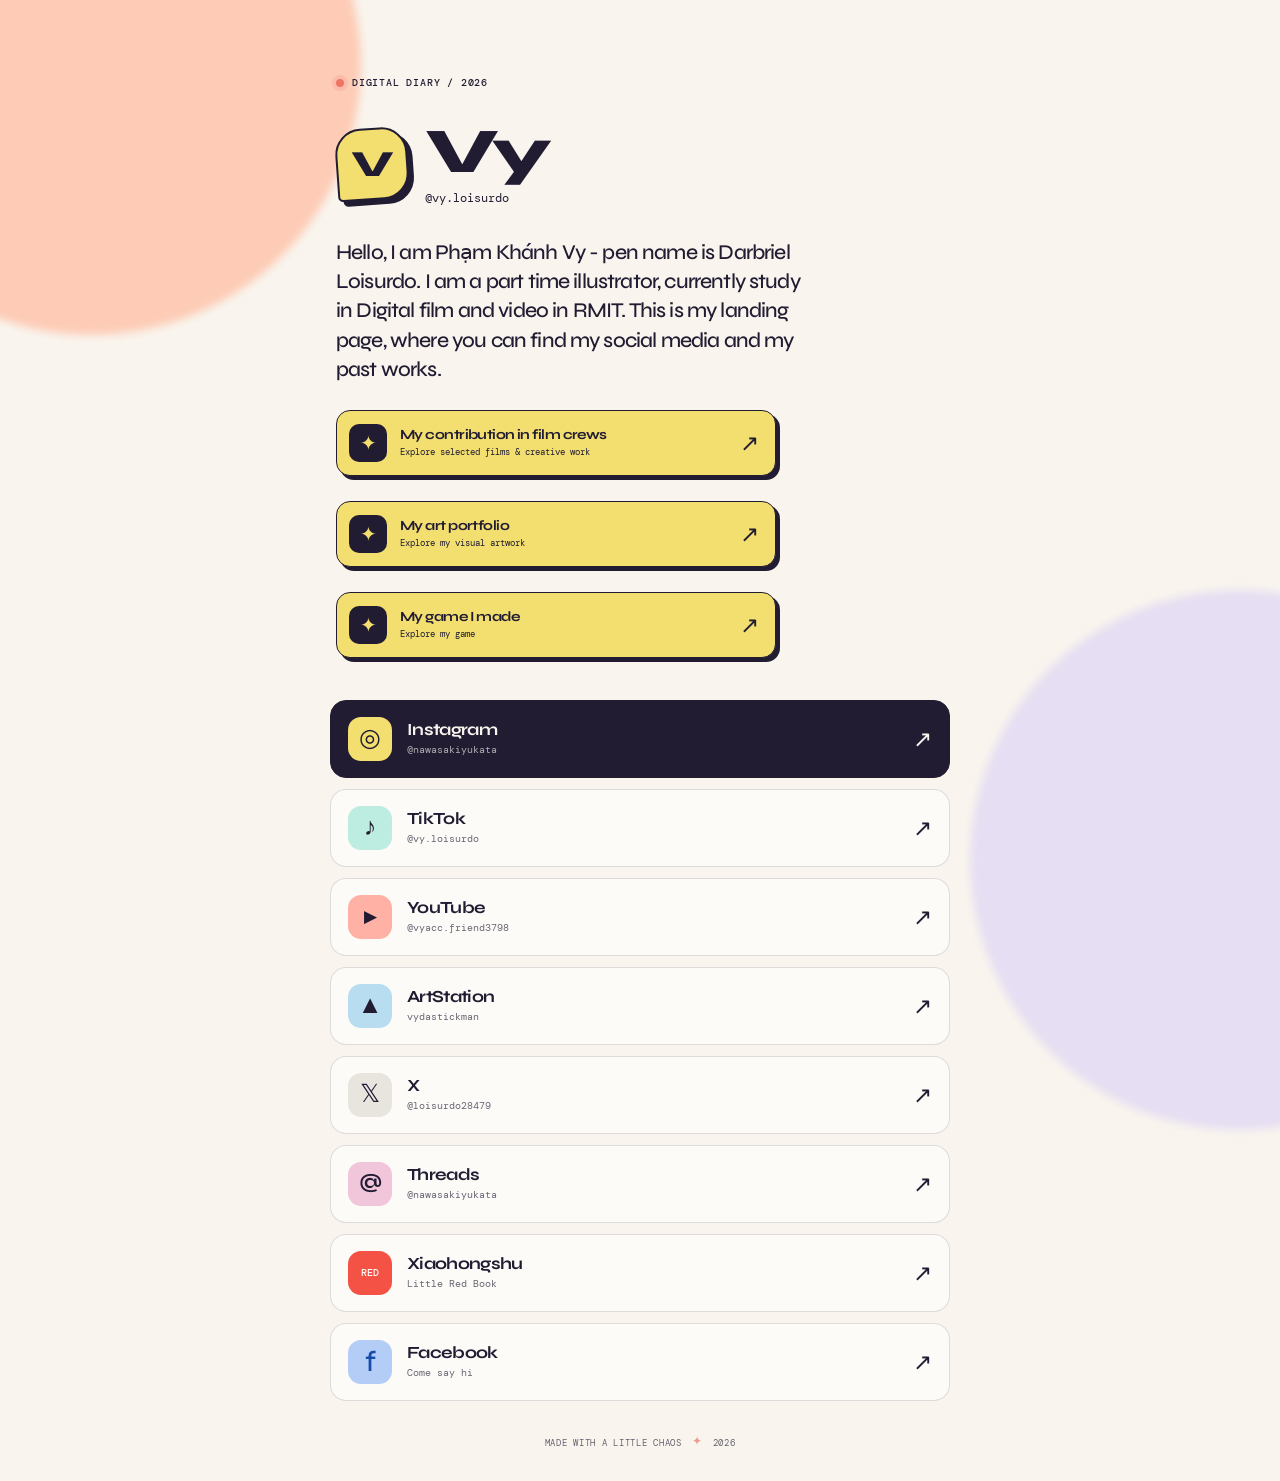
<file: index.html>
<!doctype html>
<html lang="en">
  <head>
    <meta charset="UTF-8" />
    <meta name="viewport" content="width=device-width, initial-scale=1.0" />
    <meta name="description" content="Find Vy across social media, art, and video." />
    <title>Vy — everywhere</title>
    <link rel="preconnect" href="https://fonts.googleapis.com" />
    <link rel="preconnect" href="https://fonts.gstatic.com" crossorigin />
    <link href="https://fonts.googleapis.com/css2?family=DM+Mono:wght@400;500&family=Syne:wght@500;600;700;800&display=swap" rel="stylesheet" />
    <link rel="stylesheet" href="styles.css" />
  </head>
  <body>
    <main class="page-shell">
      <header class="hero">
        <p class="eyebrow"><span></span> DIGITAL DIARY / 2026</p>
        <div class="identity">
          <div class="avatar" aria-hidden="true"><span>V</span></div>
          <div>
            <h1>Vy</h1>
            <p class="handle">@vy.loisurdo</p>
          </div>
        </div>
        <p class="intro">Hello, I am Phạm Khánh Vy - pen name is Darbriel Loisurdo. I am a part time illustrator, currently study in Digital film and video in RMIT. This is my landing page, where you can find my social media and my past works. 
   </p>
        <a class="works-callout" href="works.html">
          <span class="works-callout-icon">✦</span>
          <span><strong>My contribution in film crews</strong><small>Explore selected films &amp; creative work</small></span>
          <span class="arrow" aria-hidden="true">↗</span>
        </a>
                <a class="works-callout" href="https://gd.games/kazumakiryu/in-my-restless-dream" target="_blank" rel="noreferrer">
  <span class="works-callout-icon">✦</span>
  <span>
    <strong>My art portfolio</strong>
    <small>Explore my visual artwork</small>
  </span>
  <span class="arrow" aria-hidden="true">↗</span>
</a>

                        <a class="works-callout" href="https://www.canva.com/design/DAHXzwJhgow/IKMVlRQyhYVP3Wuj3EwFpw/edit?ui=e30" target="_blank" rel="noreferrer">
  <span class="works-callout-icon">✦</span>
  <span>
    <strong>My game I made</strong>
    <small>Explore my game</small>
  </span>
  <span class="arrow" aria-hidden="true">↗</span>
</a>
      </header>

      <nav class="social-links" aria-label="Social media links">
        <a class="social-card featured" href="https://www.instagram.com/nawasakiyukata/" target="_blank" rel="noreferrer">
          <span class="platform-mark">◎</span>
          <span class="card-copy"><strong>Instagram</strong><small>@nawasakiyukata</small></span>
          <span class="arrow" aria-hidden="true">↗</span>
        </a>
        <a class="social-card" href="https://www.tiktok.com/@vy.loisurdo" target="_blank" rel="noreferrer">
          <span class="platform-mark tiktok">♪</span>
          <span class="card-copy"><strong>TikTok</strong><small>@vy.loisurdo</small></span>
          <span class="arrow" aria-hidden="true">↗</span>
        </a>
        <a class="social-card" href="https://www.youtube.com/@vyacc.friend3798" target="_blank" rel="noreferrer">
          <span class="platform-mark youtube">▶</span>
          <span class="card-copy"><strong>YouTube</strong><small>@vyacc.friend3798</small></span>
          <span class="arrow" aria-hidden="true">↗</span>
        </a>
        <a class="social-card" href="https://www.artstation.com/vydastickman" target="_blank" rel="noreferrer">
          <span class="platform-mark artstation">▲</span>
          <span class="card-copy"><strong>ArtStation</strong><small>vydastickman</small></span>
          <span class="arrow" aria-hidden="true">↗</span>
        </a>
        <a class="social-card" href="https://x.com/loisurdo28479" target="_blank" rel="noreferrer">
          <span class="platform-mark x">𝕏</span>
          <span class="card-copy"><strong>X</strong><small>@loisurdo28479</small></span>
          <span class="arrow" aria-hidden="true">↗</span>
        </a>
        <a class="social-card" href="https://www.threads.com/@nawasakiyukata" target="_blank" rel="noreferrer">
          <span class="platform-mark threads">@</span>
          <span class="card-copy"><strong>Threads</strong><small>@nawasakiyukata</small></span>
          <span class="arrow" aria-hidden="true">↗</span>
        </a>
        <a class="social-card" href="https://xhslink.cn/m/7GwjzB96uU9" target="_blank" rel="noreferrer">
          <span class="platform-mark xhs">RED</span>
          <span class="card-copy"><strong>Xiaohongshu</strong><small>Little Red Book</small></span>
          <span class="arrow" aria-hidden="true">↗</span>
        </a>
        <a class="social-card" href="https://www.facebook.com/profile.php?id=100090087514936" target="_blank" rel="noreferrer">
          <span class="platform-mark facebook">f</span>
          <span class="card-copy"><strong>Facebook</strong><small>Come say hi</small></span>
          <span class="arrow" aria-hidden="true">↗</span>
        </a>
      </nav>

      <footer>
        <span>MADE WITH A LITTLE CHAOS</span>
        <span class="spark">✦</span>
        <span id="year"></span>
      </footer>
    </main>
    <script>document.getElementById('year').textContent = new Date().getFullYear();</script>
  </body>
</html>
</file>
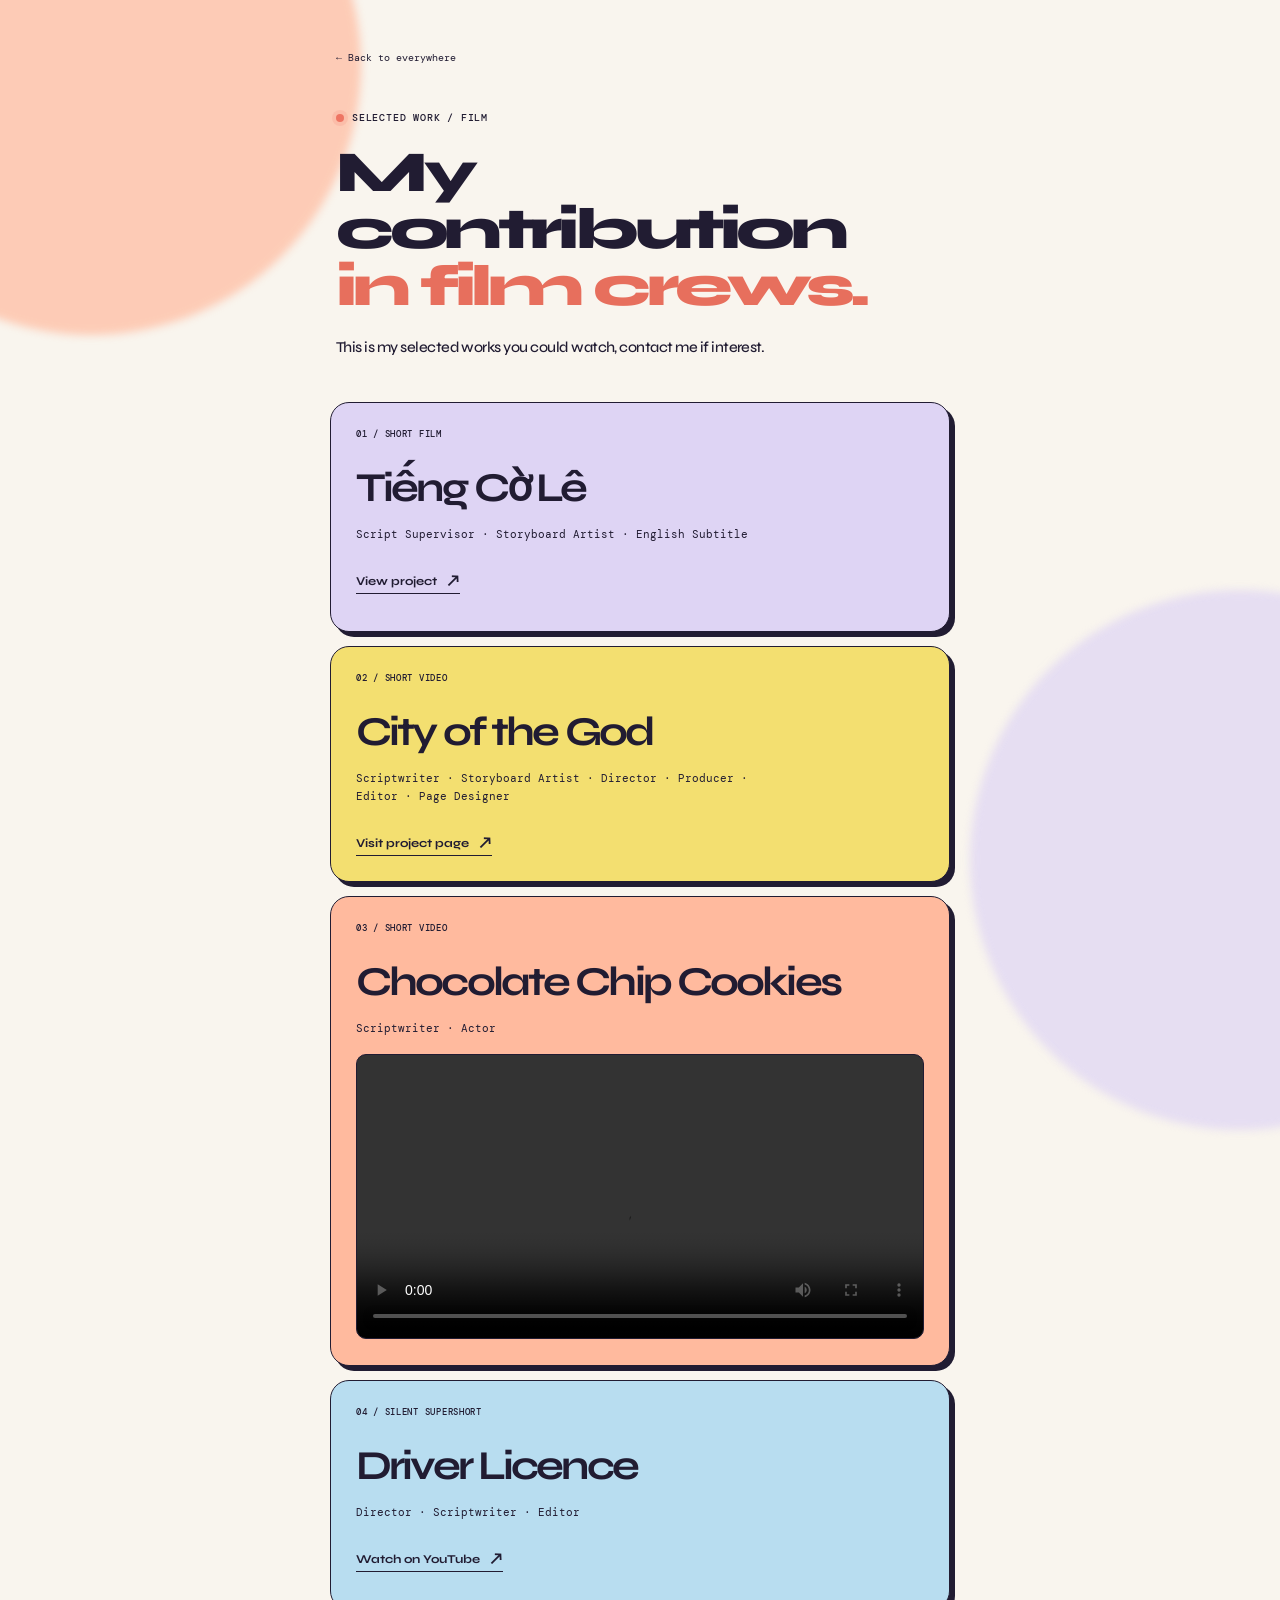
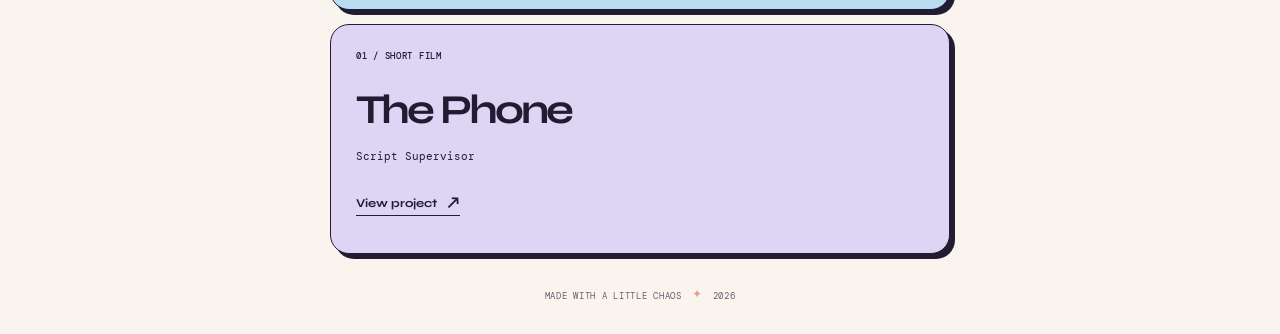
<file: works.html>
<!doctype html>
<html lang="en">
  <head>
    <meta charset="UTF-8" />
    <meta name="viewport" content="width=device-width, initial-scale=1.0" />
    <meta name="description" content="Selected film crew contributions by Vy." />
    <title>Vy — selected works</title>
    <link rel="preconnect" href="https://fonts.googleapis.com" />
    <link rel="preconnect" href="https://fonts.gstatic.com" crossorigin />
    <link href="https://fonts.googleapis.com/css2?family=DM+Mono:wght@400;500&family=Syne:wght@500;600;700;800&display=swap" rel="stylesheet" />
    <link rel="stylesheet" href="styles.css" />
  </head>
  <body>
    <main class="page-shell works-page">
      <header class="works-hero">
        <a class="back-link" href="index.html">← Back to everywhere</a>
        <p class="eyebrow"><span></span> SELECTED WORK / FILM</p>
        <h1>My contribution<br /><em>in film crews.</em></h1>
        <p>This is my selected works you could watch, contact me if interest.</p>
      </header>
      <section class="projects" aria-label="Film crew projects">
        <article class="project-card project-lilac">
          <p class="project-number">01 / SHORT FILM</p><h2>Tiếng Cờ Lê</h2>
          <p class="roles">Script Supervisor · Storyboard Artist · English Subtitle</p>
          <a class="project-link" href="https://drive.google.com/file/d/12FAqyPz3J4z648SjsRTQ4XM0GHkPR5Vk/view?usp=drivesdk" target="_blank" rel="noreferrer">View project <span>↗</span></a>
        </article>
        <article class="project-card project-yellow">
          <p class="project-number">02 / SHORT VIDEO</p><h2>City of the God</h2>
          <p class="roles">Scriptwriter · Storyboard Artist · Director · Producer · Editor · Page Designer</p>
          <a class="project-link" href="https://phamkhanhvy2008.github.io/phamkhanhvy/" target="_blank" rel="noreferrer">Visit project page <span>↗</span></a>
        </article>
        <article class="project-card project-peach video-project">
          <p class="project-number">03 / SHORT VIDEO</p><h2>Chocolate Chip Cookies</h2>
          <p class="roles">Scriptwriter · Actor</p>
          <video controls preload="metadata" aria-label="Chocolate Chip Cookies short video"><source src="https://github.com/phamkhanhvy2008/vy-social-landing-page/releases/download/v1.0/chocolate-chip-cookies.mp4" type="video/mp4" />Your browser does not support the video tag.</video>
        </article>
        <article class="project-card project-blue">
          <p class="project-number">04 / SILENT SUPERSHORT</p><h2>Driver Licence</h2>
          <p class="roles">Director · Scriptwriter · Editor</p>
          <a class="project-link" href="https://www.youtube.com/watch?v=YJVfkAcWcSY" target="_blank" rel="noreferrer">Watch on YouTube <span>↗</span></a>
        </article>
         <article class="project-card project-lilac">
          <p class="project-number">01 / SHORT FILM</p><h2>The Phone</h2>
          <p class="roles">Script Supervisor</p>
          <a class="project-link" href="https://drive.google.com/file/d/1ZFNW01rX_4NW4WJ25_6q3Hqq62fd69Q-/view" target="_blank" rel="noreferrer">View project <span>↗</span></a>
        </article>
      </section>
      <footer><span>MADE WITH A LITTLE CHAOS</span><span class="spark">✦</span><span id="year"></span></footer>
    </main>
    <script>document.getElementById('year').textContent = new Date().getFullYear();</script>
  </body>
</html>
</file>
<file: styles.css>
:root {
  --ink: #211c32;
  --paper: #f9f5ee;
  --lilac: #ded4f4;
  --peach: #ffba9e;
  --line: rgba(33, 28, 50, 0.14);
}

* { box-sizing: border-box; }

body {
  min-width: 320px;
  min-height: 100vh;
  margin: 0;
  color: var(--ink);
  background: var(--paper);
  font-family: "DM Mono", monospace;
}

body::before, body::after {
  content: "";
  position: fixed;
  z-index: -1;
  width: min(45vw, 540px);
  aspect-ratio: 1;
  border-radius: 50%;
  filter: blur(4px);
  opacity: .7;
}

body::before { top: -16vw; left: -14vw; background: var(--peach); }
body::after { right: -18vw; bottom: -18vw; background: var(--lilac); }

.page-shell {
  width: min(100% - 40px, 620px);
  margin: 0 auto;
  padding: 76px 0 32px;
}

.hero { padding: 0 6px 42px; }

.eyebrow {
  display: flex;
  align-items: center;
  gap: 8px;
  margin: 0 0 34px;
  font-size: 10px;
  font-weight: 500;
  letter-spacing: .08em;
}

.eyebrow span { width: 8px; height: 8px; border-radius: 50%; background: #ee7563; box-shadow: 0 0 0 4px rgba(238, 117, 99, .15); }

.identity { display: flex; align-items: center; gap: 17px; }

.avatar {
  display: grid;
  width: 72px;
  height: 72px;
  place-items: center;
  border: 2px solid var(--ink);
  border-radius: 26px 26px 26px 5px;
  background: #f3df70;
  box-shadow: 5px 5px 0 var(--ink);
  transform: rotate(-4deg);
}

.avatar span { font-family: "Syne", sans-serif; font-size: 37px; font-weight: 800; transform: rotate(4deg); }
h1 { margin: 0; font: 800 clamp(46px, 10vw, 64px)/.9 "Syne", sans-serif; letter-spacing: -.075em; }
.handle { margin: 9px 0 0; font-size: 12px; }
.intro { max-width: 475px; margin: 32px 0 0; font: 500 clamp(17px, 3.8vw, 21px)/1.4 "Syne", sans-serif; letter-spacing: -.04em; }

.social-links { display: grid; gap: 11px; }
.social-card {
  display: flex;
  align-items: center;
  gap: 15px;
  min-height: 78px;
  padding: 13px 17px;
  color: inherit;
  border: 1.5px solid var(--line);
  border-radius: 16px;
  background: rgba(255, 255, 255, .55);
  text-decoration: none;
  transition: transform .2s ease, background .2s ease, box-shadow .2s ease;
}

.social-card:hover, .social-card:focus-visible { outline: none; transform: translateY(-3px) rotate(-.25deg); border-color: var(--ink); background: #fff; box-shadow: 4px 5px 0 var(--ink); }
.social-card.featured { border-color: var(--ink); background: var(--ink); color: var(--paper); }
.social-card.featured:hover, .social-card.featured:focus-visible { background: #322a4a; }

.platform-mark { display: grid; flex: 0 0 44px; width: 44px; height: 44px; place-items: center; border-radius: 13px; background: var(--lilac); color: var(--ink); font: 500 25px/1 "Syne", sans-serif; }
.featured .platform-mark { background: #f3df70; }
.tiktok { background: #bdece0; }.youtube { background: #ffb1a5; font-size: 17px; }.artstation { background: #b8ddf0; }.x { background: #e8e5df; }.threads { background: #f1c6da; }.xhs { background: #f35245; color: white; font: 500 10px/1 "DM Mono", monospace; }.facebook { background: #b4cdf7; color: #174caa; font-size: 29px; }
.card-copy { display: grid; gap: 5px; }
.card-copy strong { font: 700 17px/1 "Syne", sans-serif; letter-spacing: -.04em; }
.card-copy small { font-size: 10px; opacity: .67; }
.arrow { margin-left: auto; font-size: 23px; transition: transform .2s ease; }
.social-card:hover .arrow { transform: translate(2px, -2px); }

footer { display: flex; justify-content: center; gap: 10px; padding: 36px 0 0; font-size: 9px; letter-spacing: .08em; opacity: .68; }
.spark { color: #e86f5d; font-size: 12px; line-height: .7; }

.works-callout { display: flex; align-items: center; gap: 13px; max-width: 440px; margin-top: 25px; padding: 13px 16px 13px 12px; color: inherit; border: 1.5px solid var(--ink); border-radius: 14px; background: #f3df70; box-shadow: 4px 4px 0 var(--ink); text-decoration: none; transition: transform .2s ease, box-shadow .2s ease; }
.works-callout:hover, .works-callout:focus-visible { outline: none; transform: translate(2px, 2px); box-shadow: 1px 1px 0 var(--ink); }
.works-callout-icon { display: grid; flex: 0 0 38px; width: 38px; height: 38px; place-items: center; border-radius: 10px; background: var(--ink); color: #f3df70; font-size: 20px; }
.works-callout strong, .works-callout small { display: block; }.works-callout strong { font: 700 14px/1.1 "Syne", sans-serif; letter-spacing: -.04em; }.works-callout small { margin-top: 4px; font-size: 9px; }

.works-page { padding-top: 45px; }.works-hero { padding: 0 6px 43px; }.back-link { display: inline-block; margin-bottom: 47px; color: inherit; font-size: 10px; text-decoration: none; }.back-link:hover, .back-link:focus-visible { outline: none; text-decoration: underline; text-underline-offset: 4px; }.works-hero .eyebrow { margin-bottom: 20px; }.works-hero h1 { font-size: clamp(38px, 9vw, 58px); line-height: .98; }.works-hero h1 em { color: #e76f5d; font-style: normal; }.works-hero > p:last-child { max-width: 455px; margin: 22px 0 0; font: 500 15px/1.5 "Syne", sans-serif; letter-spacing: -.035em; }
.projects { display: grid; gap: 14px; }.project-card { min-height: 230px; padding: 25px; border: 1.5px solid var(--ink); border-radius: 19px; box-shadow: 5px 5px 0 var(--ink); }.project-lilac { background: var(--lilac); }.project-yellow { background: #f3df70; }.project-peach { background: var(--peach); }.project-blue { background: #b8ddf0; }.project-number { margin: 0 0 29px; font-size: 9px; font-weight: 500; letter-spacing: .08em; }.project-card h2 { margin: 0; font: 700 clamp(29px, 7vw, 41px)/.95 "Syne", sans-serif; letter-spacing: -.07em; }.roles { max-width: 420px; margin: 17px 0 26px; font-size: 11px; line-height: 1.65; }.project-link { display: inline-flex; gap: 9px; align-items: center; padding-bottom: 3px; color: inherit; border-bottom: 1.5px solid currentColor; font: 700 12px/1 "Syne", sans-serif; text-decoration: none; }.project-link:hover, .project-link:focus-visible { outline: none; opacity: .65; }.project-link span { font-size: 18px; }.video-project { padding-bottom: 26px; }.video-project .roles { margin-bottom: 17px; }.video-project video { display: block; width: 100%; max-height: 370px; border: 1.5px solid var(--ink); border-radius: 10px; background: var(--ink); }

@media (max-width: 460px) {
  .page-shell { width: min(100% - 28px, 620px); padding-top: 48px; }
  .hero { padding-bottom: 31px; }
  .eyebrow { margin-bottom: 27px; }
  .social-card { min-height: 72px; padding: 12px 14px; }
  .platform-mark { flex-basis: 40px; width: 40px; height: 40px; }
  footer { gap: 7px; font-size: 8px; }
  .project-card { min-height: 210px; padding: 21px; }
  .project-number { margin-bottom: 24px; }
}
</file>
